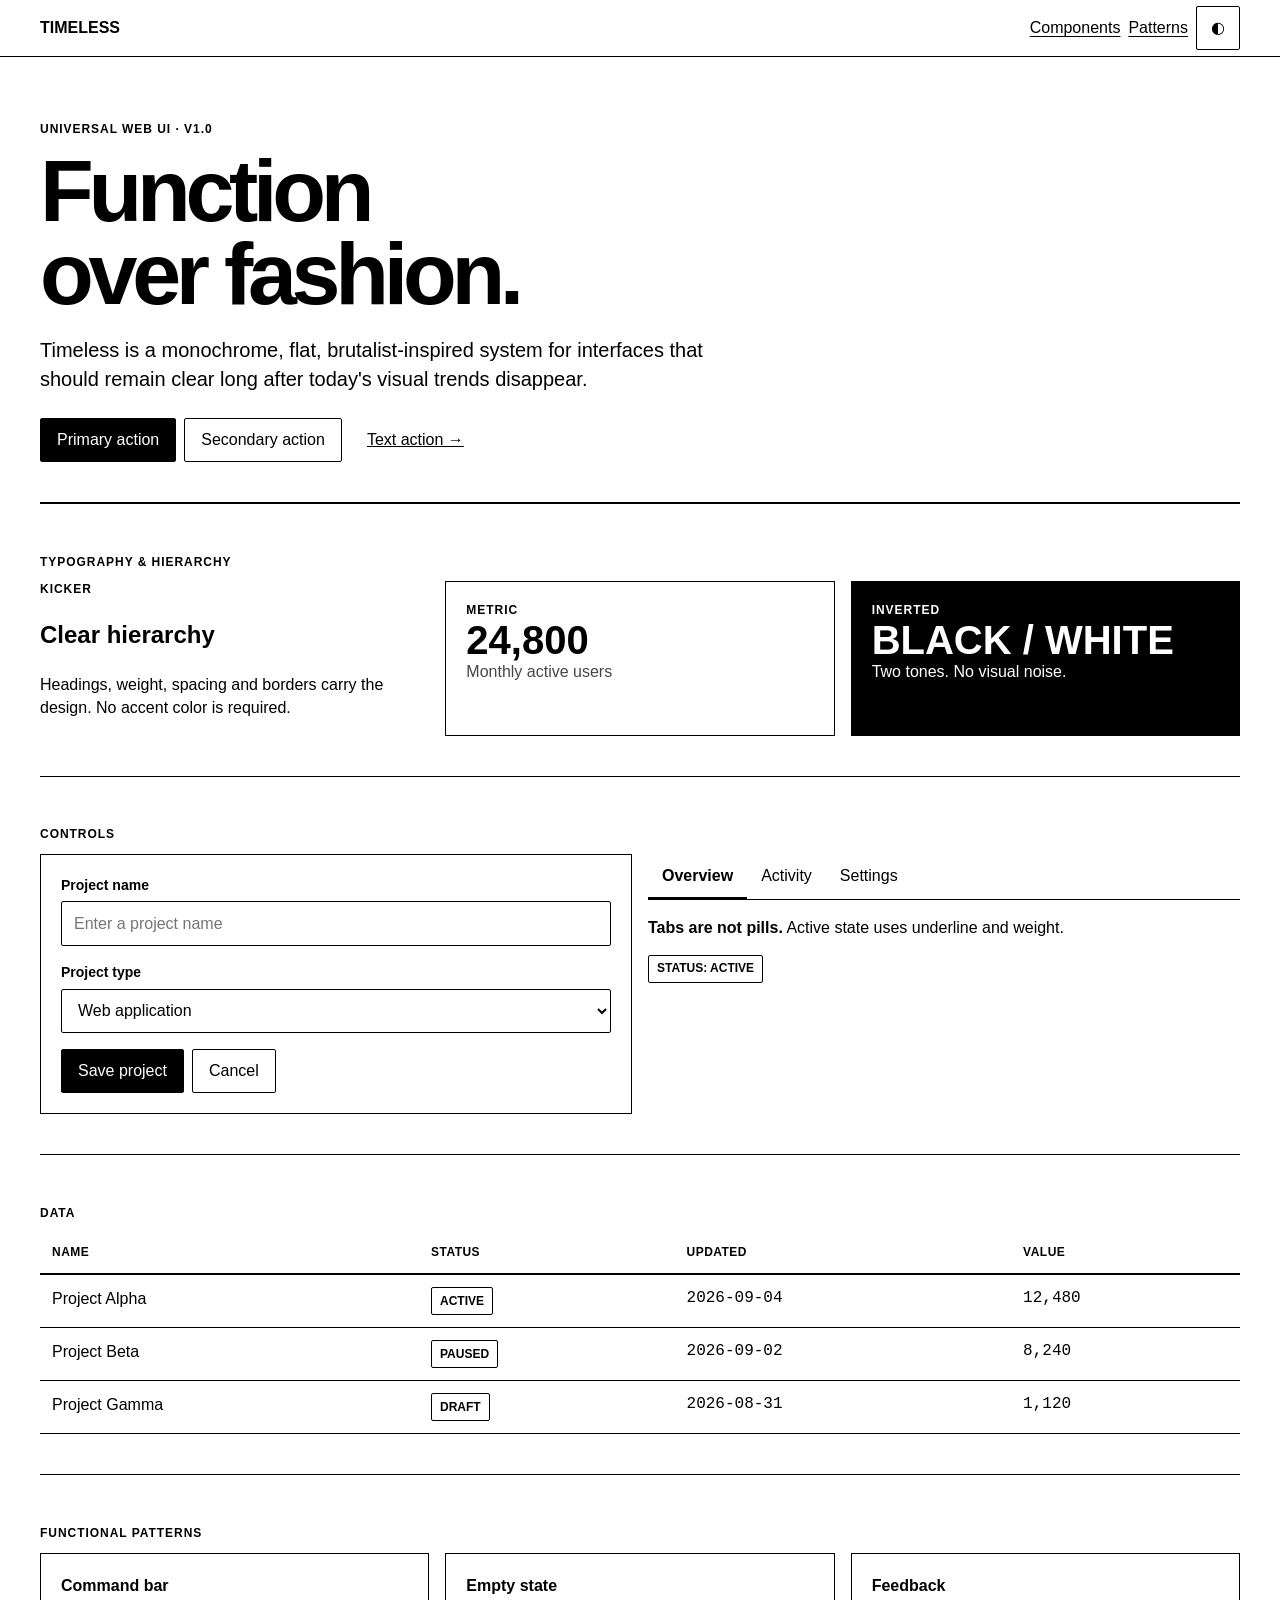
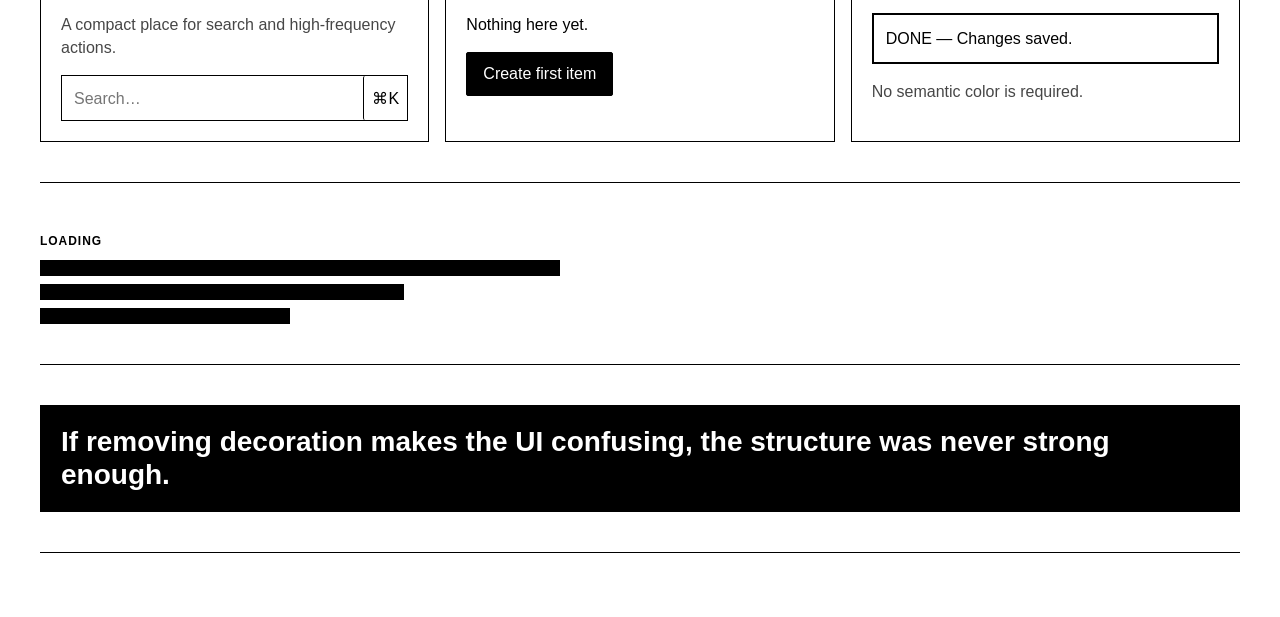
<file: Timeless-UI-v1.0/examples/showcase.html>
<!doctype html>
<html lang="en" data-theme="light">
<head>
<meta charset="utf-8"><meta name="viewport" content="width=device-width,initial-scale=1">
<title>Timeless UI — Showcase</title><link rel="stylesheet" href="../timeless.css">
<style>
body{padding-bottom:64px}.hero{padding:64px 0 40px;border-bottom:2px solid var(--timeless-border)}
.hero h1{font-size:clamp(44px,8vw,88px);line-height:.94;letter-spacing:-.06em;margin:12px 0 20px}
.hero p{max-width:680px;font-size:20px}.section{padding:40px 0;border-bottom:1px solid var(--timeless-border)}
.grid{display:grid;grid-template-columns:repeat(3,minmax(0,1fr));gap:16px}
.grid2{display:grid;grid-template-columns:repeat(2,minmax(0,1fr));gap:16px}
.row{display:flex;gap:8px;align-items:center;flex-wrap:wrap}.demo-title{font-size:12px;text-transform:uppercase;letter-spacing:.08em}
.metric{font-size:40px;line-height:1;font-weight:600}
@media(max-width:700px){.grid,.grid2{grid-template-columns:1fr}.hero{padding-top:40px}}
</style></head>
<body>
<div class="timeless-shell">
<header class="timeless-nav"><div class="timeless-container row" style="justify-content:space-between">
<strong>TIMELESS</strong><div class="row"><a href="#components">Components</a><a href="#patterns">Patterns</a>
<button class="timeless-btn timeless-icon-btn" onclick="toggleTheme()" aria-label="Toggle theme">◐</button></div></div></header>
<main class="timeless-container">
<section class="hero"><div class="timeless-kicker">Universal web UI · v1.0</div>
<h1>Function<br>over fashion.</h1>
<p>Timeless is a monochrome, flat, brutalist-inspired system for interfaces that should remain clear long after today's visual trends disappear.</p>
<div class="row" style="margin-top:24px"><button class="timeless-btn timeless-btn-primary">Primary action</button>
<button class="timeless-btn">Secondary action</button><button class="timeless-btn timeless-btn-ghost">Text action →</button></div></section>

<section class="section" id="components"><h2 class="demo-title">Typography & hierarchy</h2>
<div class="grid"><div><div class="timeless-kicker">Kicker</div><h2>Clear hierarchy</h2>
<p>Headings, weight, spacing and borders carry the design. No accent color is required.</p></div>
<div class="timeless-card"><div class="timeless-kicker">Metric</div><div class="metric">24,800</div><div class="timeless-muted">Monthly active users</div></div>
<div class="timeless-card timeless-card-inverse"><div class="timeless-kicker">Inverted</div><div class="metric">BLACK / WHITE</div><div>Two tones. No visual noise.</div></div></div></section>

<section class="section"><h2 class="demo-title">Controls</h2><div class="grid2">
<form class="timeless-card" onsubmit="return false"><div class="timeless-field"><label class="timeless-label">Project name</label>
<input class="timeless-input" placeholder="Enter a project name"></div><div class="timeless-field" style="margin-top:16px">
<label class="timeless-label">Project type</label><select class="timeless-select"><option>Web application</option><option>Dashboard</option><option>Utility</option></select></div>
<div class="row" style="margin-top:16px"><button class="timeless-btn timeless-btn-primary">Save project</button><button class="timeless-btn">Cancel</button></div></form>
<div><div class="timeless-tabs" role="tablist"><button class="timeless-tab" aria-selected="true">Overview</button>
<button class="timeless-tab" aria-selected="false">Activity</button><button class="timeless-tab" aria-selected="false">Settings</button></div>
<p><strong>Tabs are not pills.</strong> Active state uses underline and weight.</p><span class="timeless-badge">STATUS: ACTIVE</span></div></div></section>

<section class="section"><h2 class="demo-title">Data</h2><div class="timeless-table-wrap"><table class="timeless-table">
<thead><tr><th>Name</th><th>Status</th><th>Updated</th><th>Value</th></tr></thead>
<tbody><tr><td>Project Alpha</td><td><span class="timeless-badge">ACTIVE</span></td><td class="timeless-mono">2026-09-04</td><td class="timeless-mono">12,480</td></tr>
<tr><td>Project Beta</td><td><span class="timeless-badge">PAUSED</span></td><td class="timeless-mono">2026-09-02</td><td class="timeless-mono">8,240</td></tr>
<tr><td>Project Gamma</td><td><span class="timeless-badge">DRAFT</span></td><td class="timeless-mono">2026-08-31</td><td class="timeless-mono">1,120</td></tr></tbody></table></div></section>

<section class="section" id="patterns"><h2 class="demo-title">Functional patterns</h2><div class="grid">
<div class="timeless-card"><strong>Command bar</strong><p class="timeless-muted">A compact place for search and high-frequency actions.</p>
<div class="timeless-command"><input class="timeless-input" style="border:0;border-radius:0" placeholder="Search…">
<button class="timeless-btn timeless-icon-btn" style="border:0;border-left:1px solid currentColor">⌘K</button></div></div>
<div class="timeless-card"><strong>Empty state</strong><p>Nothing here yet.</p><button class="timeless-btn timeless-btn-primary">Create first item</button></div>
<div class="timeless-card"><strong>Feedback</strong><p class="timeless-toast" style="border:2px solid currentColor;padding:12px">DONE — Changes saved.</p>
<p class="timeless-muted">No semantic color is required.</p></div></div></section>

<section class="section"><h2 class="demo-title">Loading</h2><div style="display:grid;gap:8px;max-width:520px">
<div class="timeless-skeleton"></div><div class="timeless-skeleton" style="width:70%"></div><div class="timeless-skeleton" style="width:48%"></div></div></section>

<section class="section"><div class="timeless-card timeless-card-inverse"><div style="font-size:28px;line-height:1.15;font-weight:600">
If removing decoration makes the UI confusing, the structure was never strong enough.</div></div></section>
</main></div>
<script>function toggleTheme(){const r=document.documentElement;r.dataset.theme=r.dataset.theme==="dark"?"light":"dark"}</script>
</body></html>
</file>
<file: Timeless-UI-v1.0/timeless.css>
@import url("./tokens/colors.css");
@import url("./tokens/typography.css");
@import url("./tokens/spacing.css");
@import url("./tokens/radius.css");
@import url("./tokens/motion.css");
*{box-sizing:border-box}html{background:var(--timeless-bg)}
body{margin:0;background:var(--timeless-bg);color:var(--timeless-fg);-webkit-font-smoothing:antialiased}
button,input,select,textarea{font:inherit;color:inherit}
a{color:inherit;text-underline-offset:3px}:focus-visible{outline:2px solid var(--timeless-focus);outline-offset:3px}
.timeless-shell{min-height:100vh;background:var(--timeless-bg);color:var(--timeless-fg)}
.timeless-container{width:min(1200px,calc(100% - 32px));margin:auto}
.timeless-border{border:1px solid var(--timeless-border)}.timeless-border-strong{border:2px solid var(--timeless-border)}
.timeless-muted{opacity:.72}.timeless-mono{font-family:var(--timeless-font-mono)}
.timeless-kicker{font-size:12px;font-weight:700;letter-spacing:.08em;text-transform:uppercase}
.timeless-btn{min-height:44px;border:1px solid var(--timeless-border);border-radius:2px;padding:0 16px;
display:inline-flex;align-items:center;justify-content:center;gap:8px;cursor:pointer;background:var(--timeless-bg);
color:var(--timeless-fg);transition:transform 120ms var(--timeless-ease),background 120ms var(--timeless-ease),color 120ms var(--timeless-ease)}
.timeless-btn:hover{text-decoration:underline}.timeless-btn:active{transform:translateY(1px)}
.timeless-btn-primary{background:var(--timeless-inverse-bg);color:var(--timeless-inverse-fg)}
.timeless-btn-primary:hover{background:var(--timeless-bg);color:var(--timeless-fg)}
.timeless-btn-ghost{border-color:transparent;text-decoration:underline}
.timeless-icon-btn{width:44px;min-width:44px;height:44px;padding:0}
.timeless-field{display:grid;gap:6px}.timeless-label{font-weight:700;font-size:14px}
.timeless-input,.timeless-select,.timeless-textarea{width:100%;min-height:44px;border:1px solid var(--timeless-border);
border-radius:2px;background:var(--timeless-bg);color:var(--timeless-fg);padding:10px 12px}
.timeless-textarea{min-height:120px;resize:vertical}
.timeless-input:focus,.timeless-select:focus,.timeless-textarea:focus{outline:2px solid var(--timeless-focus);outline-offset:1px}
.timeless-card{border:1px solid var(--timeless-border);background:var(--timeless-bg);padding:20px}
.timeless-card-inverse{background:var(--timeless-inverse-bg);color:var(--timeless-inverse-fg)}
.timeless-stat{display:grid;gap:4px;padding:16px 0;border-top:2px solid var(--timeless-border)}
.timeless-stat-value{font-size:40px;line-height:1.1;font-weight:600}
.timeless-tabs{display:flex;overflow:auto;border-bottom:1px solid var(--timeless-border)}
.timeless-tab{min-height:44px;padding:10px 14px;border:0;border-bottom:2px solid transparent;background:transparent;color:inherit;cursor:pointer;white-space:nowrap}
.timeless-tab[aria-selected="true"]{border-bottom-color:var(--timeless-border);font-weight:700}
.timeless-table-wrap{overflow:auto}.timeless-table{width:100%;border-collapse:collapse;text-align:left}
.timeless-table th,.timeless-table td{padding:12px;border-bottom:1px solid var(--timeless-border);vertical-align:top}
.timeless-table th{border-bottom-width:2px;font-size:12px;text-transform:uppercase;letter-spacing:.04em}
.timeless-badge{display:inline-flex;align-items:center;min-height:28px;padding:3px 8px;border:1px solid var(--timeless-border);
border-radius:2px;font-size:12px;font-weight:700}
.timeless-nav{min-height:57px;border-bottom:1px solid var(--timeless-border);display:flex;align-items:center;gap:24px}
.timeless-command{display:flex;min-height:44px;border:1px solid var(--timeless-border)}
.timeless-command>*{border:0;border-right:1px solid var(--timeless-border)}.timeless-command>*:last-child{border-right:0}
.timeless-skeleton{height:16px;background:var(--timeless-inverse-bg);animation:timeless-pulse 1.1s steps(2,jump-none) infinite}
@keyframes timeless-pulse{50%{opacity:0}}
@media(max-width:700px){
.timeless-container{width:calc(100% - 24px)}
.timeless-nav{gap:14px;overflow:auto;padding:0 12px}
.timeless-grid-2,.timeless-grid-3{grid-template-columns:1fr!important}
.timeless-stack-mobile{flex-direction:column!important;align-items:stretch!important}
.timeless-btn{min-height:48px}.timeless-stat-value{font-size:32px}
}
</file>
